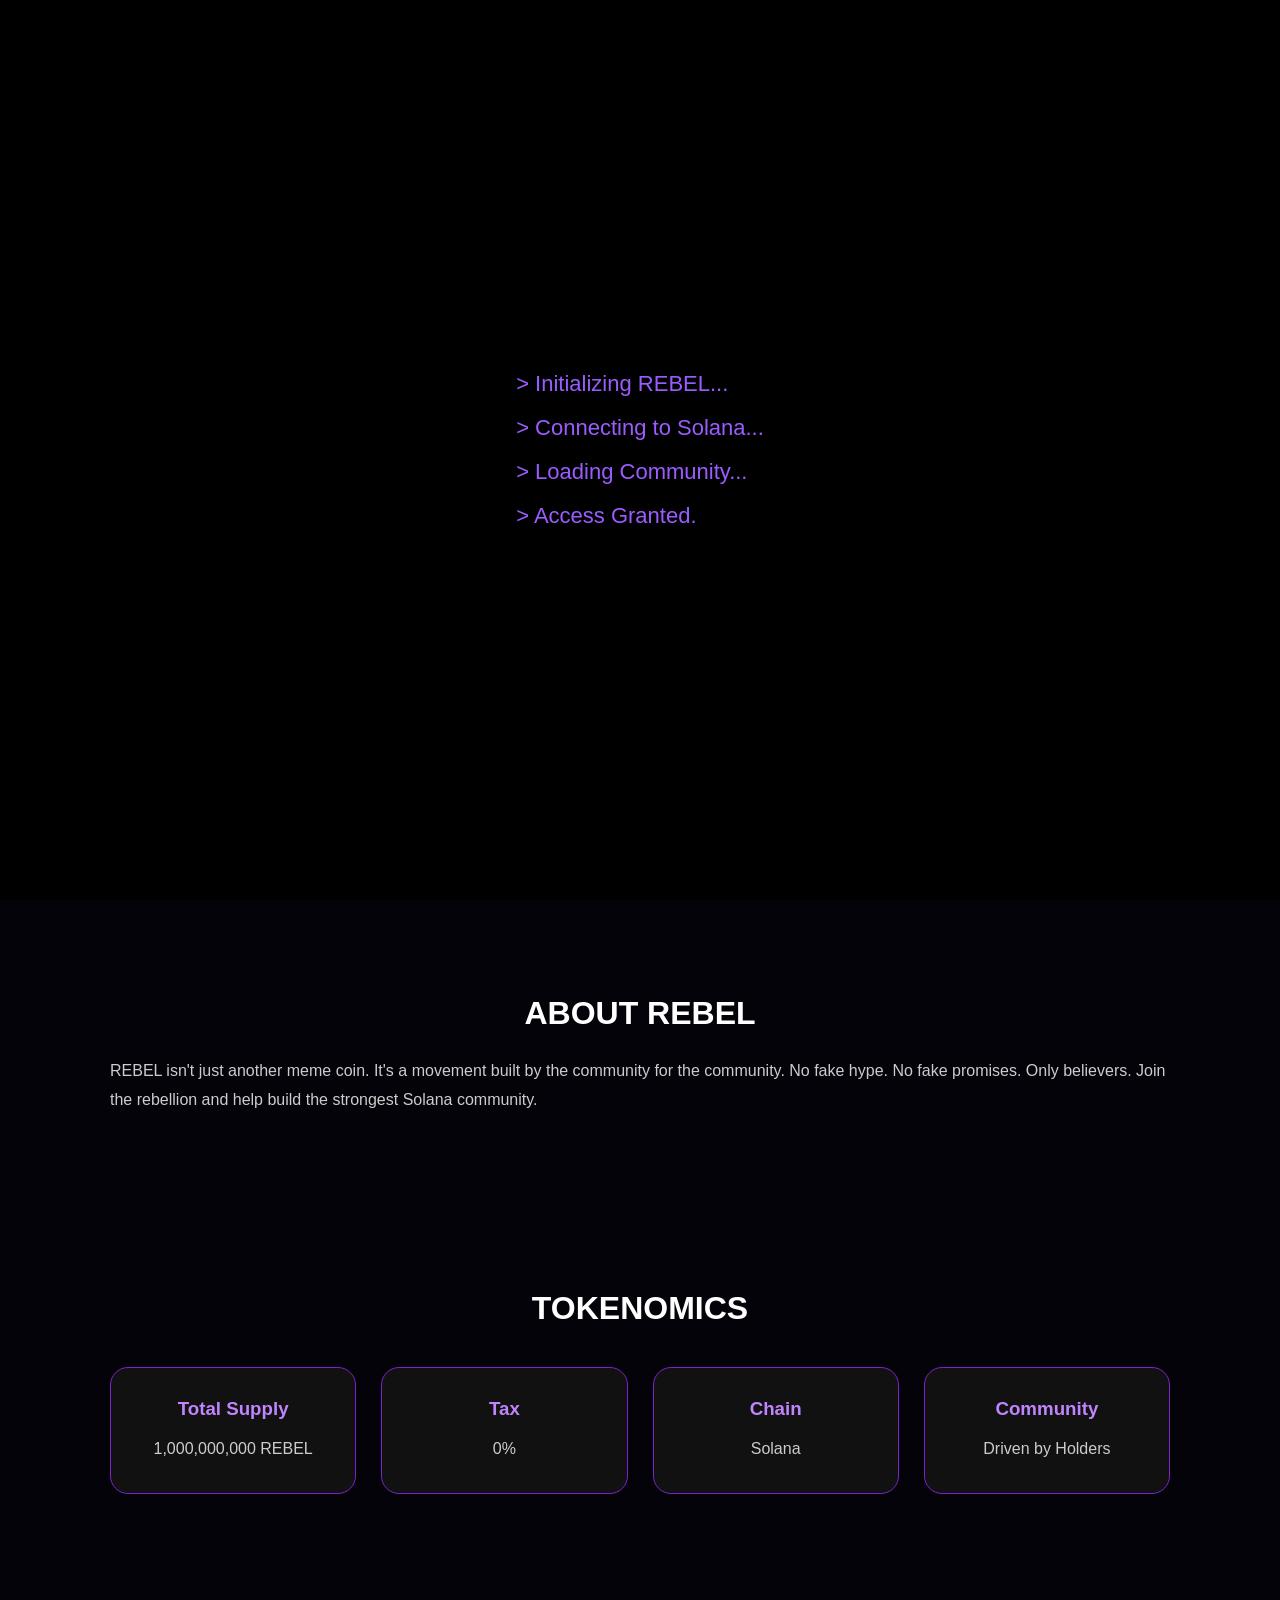
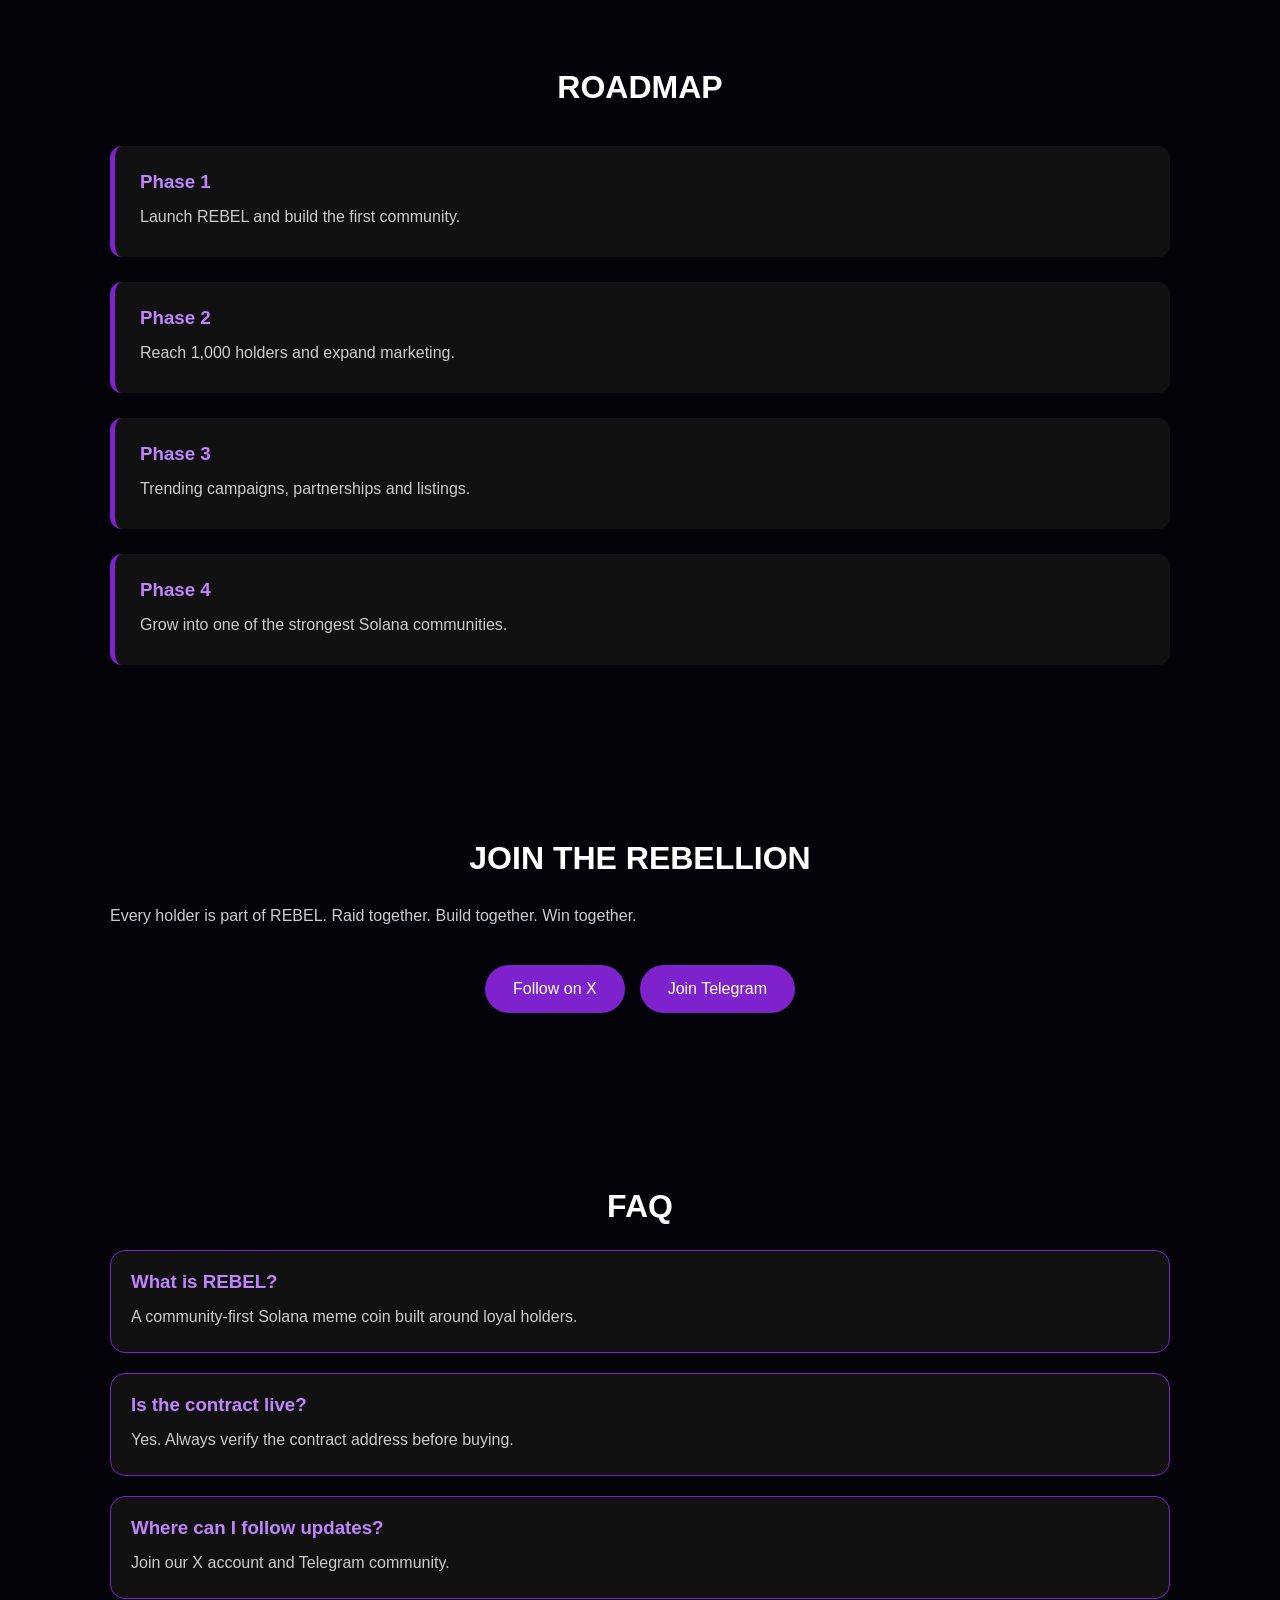
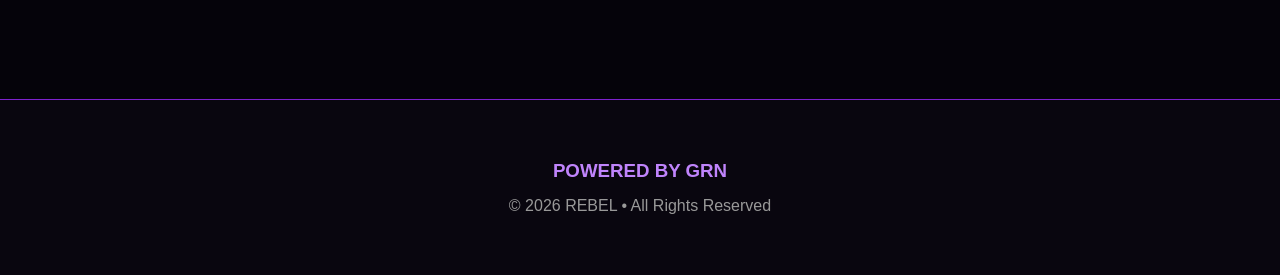
<file: index.html>
<!DOCTYPE html>
<html lang="en">
<head>
<meta charset="UTF-8">
<meta name="viewport" content="width=device-width, initial-scale=1.0">
<title>REBEL</title>

<link rel="stylesheet" href="style.css">

</head>

<body>

<div id="loader">

<div class="terminal">
<p>> Initializing REBEL...</p>
<p>> Connecting to Solana...</p>
<p>> Loading Community...</p>
<p>> Access Granted.</p>
</div>

</div>

<header class="hero">

<img src="logo.jpg" class="logo" alt="REBEL Logo">

<h1>REBEL</h1>

<h2>THEY FOLLOW.<br>WE REBEL.</h2>

<p class="subtitle">
The fearless Solana community taking over the trenches.
</p>

<div class="buttons">

<a href="https://dexscreener.com/solana/4vcrbwkcgtv9vyj3hjg2wu9wgflgl3ucsos9cyb7s492" target="_blank">
Buy REBEL
</a>

<button id="copyBtn">
Copy Contract
</button>

<a href="https://x.com/RebelTrenches" target="_blank">
X
</a>

<a href="https://t.me/rebeltrenches" target="_blank">
Telegram
</a>

</div>

<div class="contract">

<h3>Contract Address</h3>

<p id="contract">
EzNLkZYFLGE2G5v1AWXvcnrb54WxrkD7Syrxxch7pump
</p>

<span id="copiedMessage"></span>

</div>

</header>

<section id="about">

<h2>ABOUT REBEL</h2>

<p>

REBEL isn't just another meme coin.

It's a movement built by the community for the community.

No fake hype.

No fake promises.

Only believers.

Join the rebellion and help build the strongest Solana community.

</p>

</section>

<section id="tokenomics">

<h2>TOKENOMICS</h2>

<div class="cards">

<div class="card">
<h3>Total Supply</h3>
<p>1,000,000,000 REBEL</p>
</div>

<div class="card">
<h3>Tax</h3>
<p>0%</p>
</div>

<div class="card">
<h3>Chain</h3>
<p>Solana</p>
</div>

<div class="card">
<h3>Community</h3>
<p>Driven by Holders</p>
</div>

</div>

</section>

<section id="roadmap">

<h2>ROADMAP</h2>

<div class="timeline">

<div class="step">
<h3>Phase 1</h3>
<p>Launch REBEL and build the first community.</p>
</div>

<div class="step">
<h3>Phase 2</h3>
<p>Reach 1,000 holders and expand marketing.</p>
</div>

<div class="step">
<h3>Phase 3</h3>
<p>Trending campaigns, partnerships and listings.</p>
</div>

<div class="step">
<h3>Phase 4</h3>
<p>Grow into one of the strongest Solana communities.</p>
</div>

</div>

</section>

<section id="community">

<h2>JOIN THE REBELLION</h2>

<p>

Every holder is part of REBEL.

Raid together.

Build together.

Win together.

</p>

<div class="buttons">

<a href="https://x.com/RebelTrenches" target="_blank">
Follow on X
</a>

<a href="https://t.me/rebeltrenches" target="_blank">
Join Telegram
</a>

</div>

</section>

<section id="faq">

<h2>FAQ</h2>

<div class="faq-item">
<h3>What is REBEL?</h3>
<p>A community-first Solana meme coin built around loyal holders.</p>
</div>

<div class="faq-item">
<h3>Is the contract live?</h3>
<p>Yes. Always verify the contract address before buying.</p>
</div>

<div class="faq-item">
<h3>Where can I follow updates?</h3>
<p>Join our X account and Telegram community.</p>
</div>

</section>

<footer>

<h3>POWERED BY GRN</h3>

<p>© 2026 REBEL • All Rights Reserved</p>

</footer>

<script src="script.js"></script>

</body>
</html>
</file>
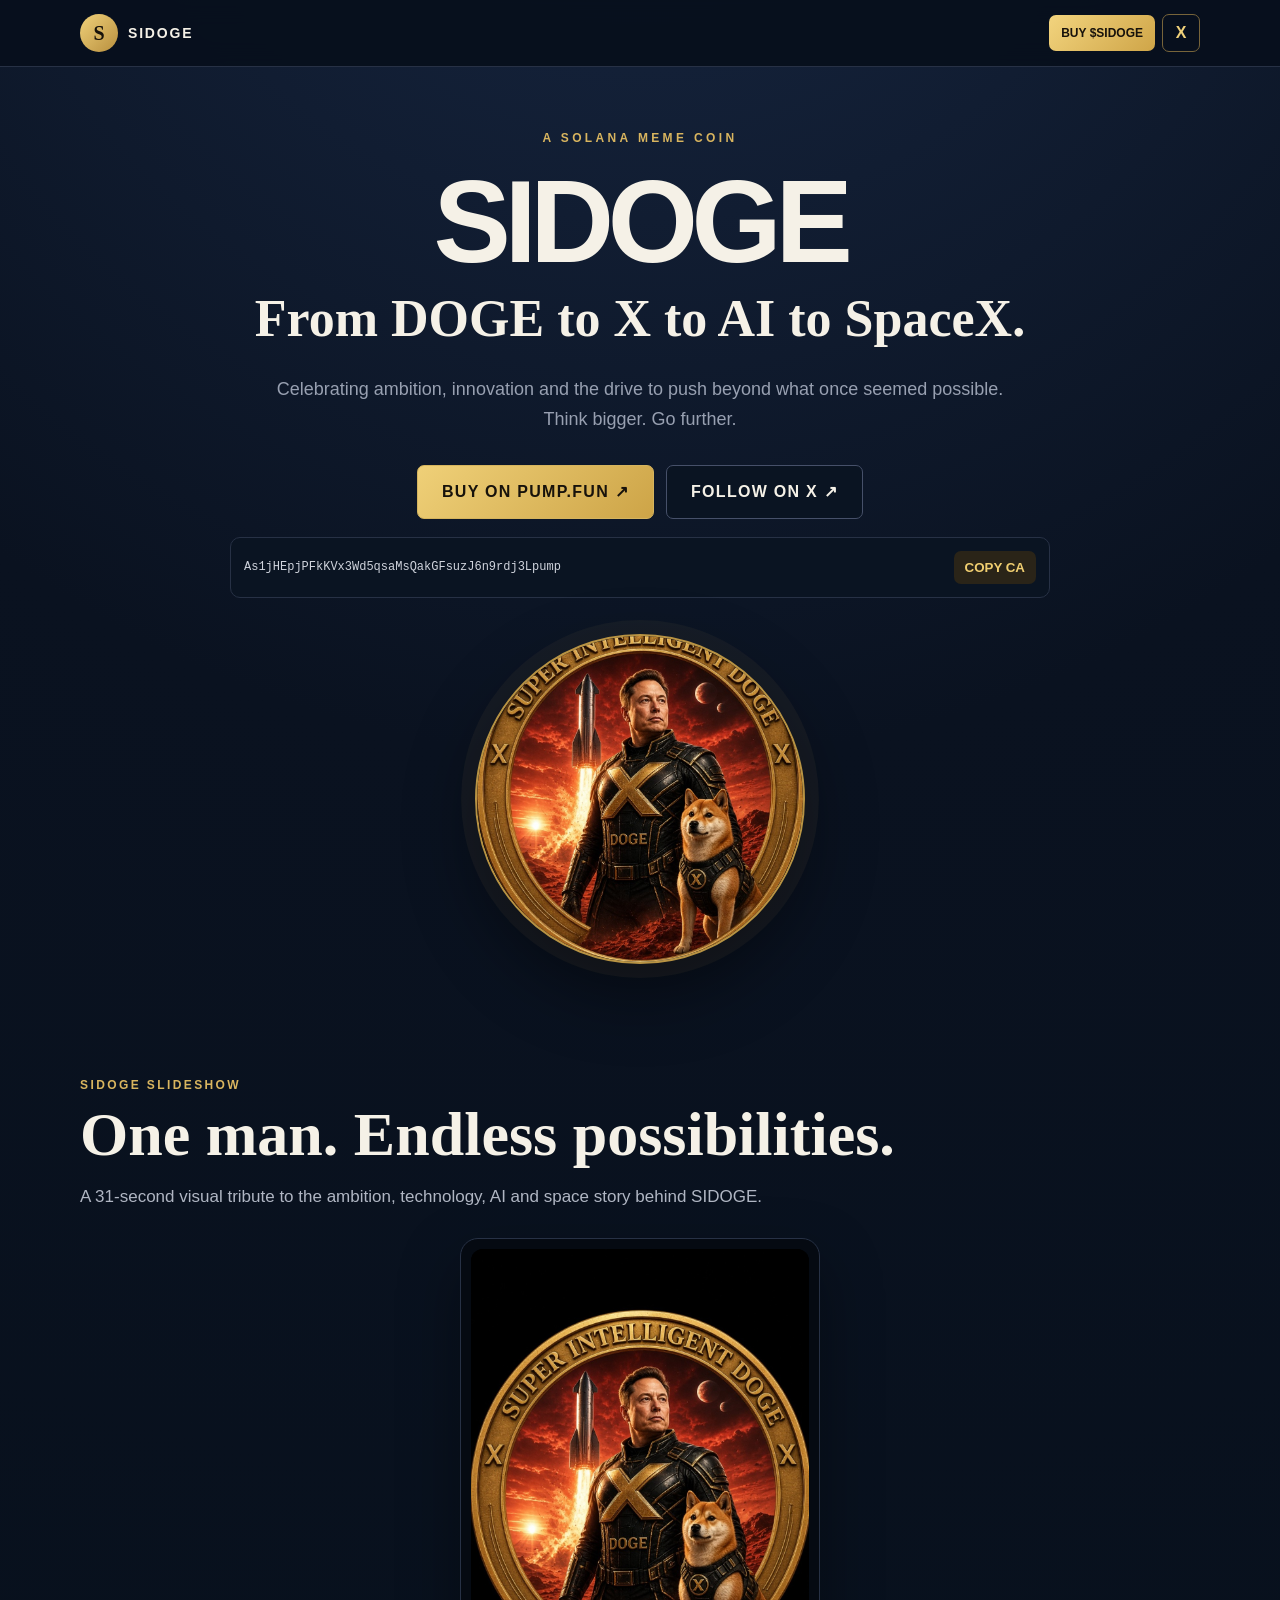
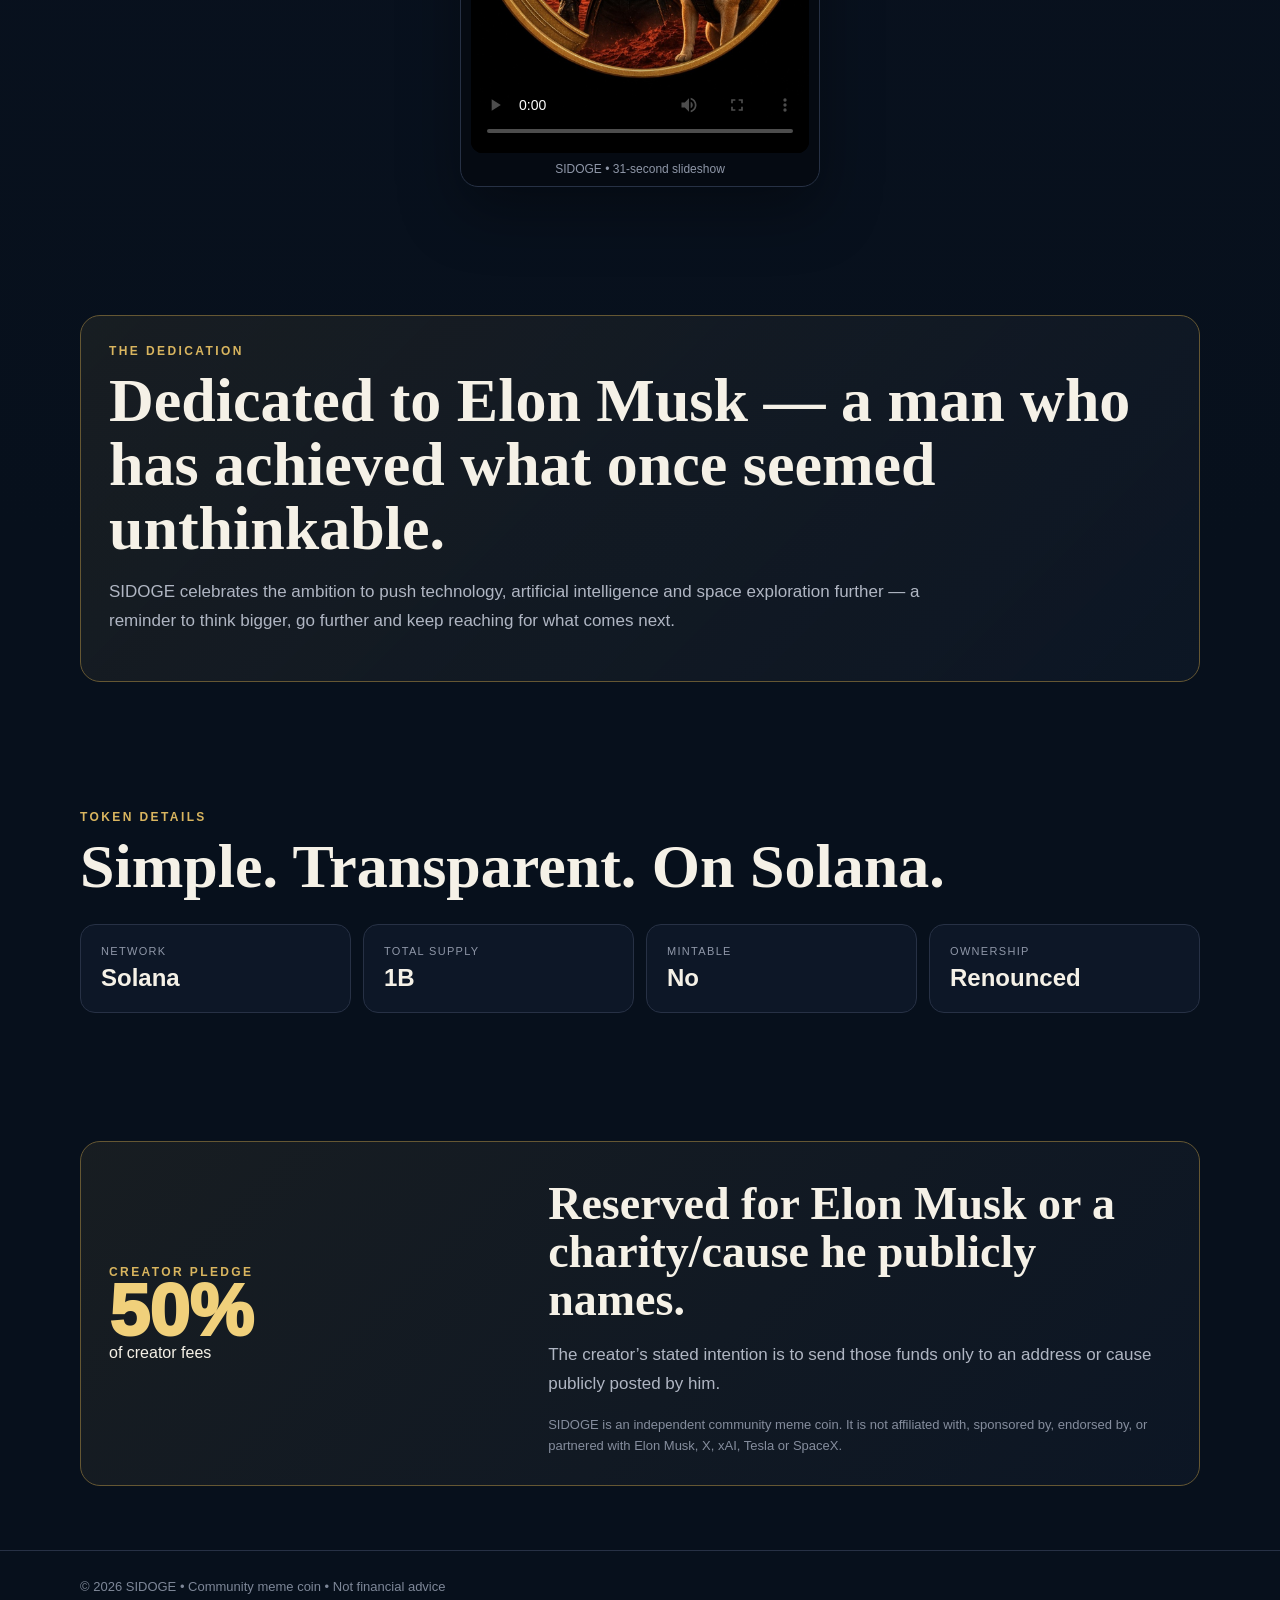
<file: sidoge/index.html>
<!doctype html>
<html lang="en">
<head>
<meta charset="utf-8">
<meta name="viewport" content="width=device-width,initial-scale=1,viewport-fit=cover">
<meta name="theme-color" content="#08101d">
<title>SIDOGE — Super Intelligent Doge</title>
<meta name="description" content="SIDOGE — From DOGE to X to AI to SpaceX. A Solana community meme coin.">
<style>
:root{--bg:#08101d;--panel:#0d1727;--gold:#d9b55f;--gold2:#f0d07b;--text:#f5f1e7;--muted:#98a0b1;--line:#273145}
*{box-sizing:border-box}html,body{margin:0;max-width:100%;overflow-x:hidden}body{background:radial-gradient(circle at 50% -10%,#182844 0,#0a1220 30%,#07101c 70%);color:var(--text);font-family:Arial,Helvetica,sans-serif}
a{text-decoration:none;color:inherit}.wrap{width:min(1120px,calc(100% - 28px));margin:auto}
header{position:sticky;top:0;z-index:999;background:rgba(8,16,29,.97);border-bottom:1px solid var(--line);backdrop-filter:blur(12px)}
.head{height:66px;display:flex;align-items:center;justify-content:space-between;gap:10px}.brand{display:flex;align-items:center;gap:10px;min-width:0}.mark{width:38px;height:38px;border-radius:50%;display:grid;place-items:center;background:linear-gradient(135deg,#f0d17a,#b88f3e);color:#17120b;font:700 20px Georgia,serif;flex:0 0 38px}.name{font-weight:900;letter-spacing:.13em;font-size:14px;white-space:nowrap}.headBtns{display:flex;gap:7px;align-items:center;flex-shrink:0}.buyTop{background:linear-gradient(135deg,#f2d47e,#cfa548);color:#17120b;font-weight:900;padding:11px 12px;border-radius:7px;font-size:12px;white-space:nowrap}.xTop{width:38px;height:38px;border:1px solid #77643a;border-radius:7px;display:grid;place-items:center;color:#f0d17a;font-weight:900}
.hero{text-align:center;padding:64px 0 50px}.eyebrow{color:var(--gold);font-size:12px;letter-spacing:.28em;text-transform:uppercase;font-weight:900}.title{font-size:clamp(62px,16vw,116px);line-height:.88;margin:26px 0 18px;letter-spacing:-.055em}.tag{font:700 clamp(30px,6vw,52px)/1.08 Georgia,serif;max-width:900px;margin:auto}.lead{max-width:760px;margin:28px auto 0;color:var(--muted);font-size:18px;line-height:1.65}.actions{margin-top:30px;display:flex;justify-content:center;gap:12px;flex-wrap:wrap}.btn{min-height:54px;padding:0 24px;border:1px solid #465069;border-radius:7px;display:inline-flex;align-items:center;justify-content:center;font-weight:900;letter-spacing:.08em;text-transform:uppercase}.gold{background:linear-gradient(135deg,#efd078,#cda447);color:#17120b;border-color:#d5b45e}.dark{background:#0a1422}
.ca{max-width:820px;margin:18px auto 0;border:1px solid var(--line);background:#0a1422;border-radius:10px;padding:13px;display:flex;align-items:center;gap:10px;text-align:left}.ca code{min-width:0;overflow:hidden;text-overflow:ellipsis;white-space:nowrap;flex:1;color:#cfd3dc;font-size:12px}.ca button{border:0;border-radius:7px;padding:9px 11px;background:#2a2418;color:#f0ce70;font-weight:900}
.coin-img{display:block;width:min(330px,76vw);aspect-ratio:1;margin:36px auto 0;border-radius:50%;object-fit:cover;border:2px solid #b89343;box-shadow:0 0 0 14px rgba(217,181,95,.05),0 28px 70px rgba(0,0,0,.45)}.video-card{max-width:360px;margin:26px auto 0;padding:10px;border:1px solid var(--line);border-radius:18px;background:#050a12;box-shadow:0 24px 60px rgba(0,0,0,.35)}.video-card video{display:block;width:100%;height:auto;border-radius:12px;background:#000}.video-note{text-align:center;color:#8f97a8;font-size:12px;margin-top:9px}
section{padding:64px 0}.kicker{color:var(--gold);font-size:12px;letter-spacing:.2em;text-transform:uppercase;font-weight:900}.sectionTitle{font:700 clamp(36px,7vw,62px)/1.04 Georgia,serif;margin:10px 0 16px}.copy{color:#b0b6c3;font-size:17px;line-height:1.7;max-width:820px}.box{border:1px solid #655733;background:linear-gradient(135deg,rgba(217,181,95,.08),rgba(20,31,49,.4));border-radius:20px;padding:28px}.facts{display:grid;grid-template-columns:repeat(4,1fr);gap:12px;margin-top:26px}.fact{border:1px solid var(--line);background:var(--panel);border-radius:15px;padding:20px}.fact span{display:block;color:#8f97a8;font-size:11px;letter-spacing:.12em;text-transform:uppercase}.fact b{display:block;margin-top:7px;font-size:24px}.pledge{display:grid;grid-template-columns:.8fr 1.2fr;gap:24px;align-items:center}.big{font-size:72px;font-weight:950;color:var(--gold2);line-height:.9}.note{color:#858d9d;font-size:13px;line-height:1.6;margin-top:14px}footer{border-top:1px solid var(--line);padding:28px 0 45px;color:#7e8798;font-size:13px}
@media(max-width:760px){.wrap{width:calc(100% - 24px)}.head{height:62px}.name{font-size:12px;letter-spacing:.09em}.mark{width:34px;height:34px;flex-basis:34px;font-size:17px}.buyTop{font-size:11px;padding:10px 9px}.xTop{width:34px;height:34px}.hero{padding:46px 0 36px}.lead{font-size:16px}.actions{display:grid;grid-template-columns:1fr}.btn{width:100%}.ca{display:grid;grid-template-columns:1fr}.ca code{white-space:normal;overflow-wrap:anywhere}.ca button{width:100%}.facts{grid-template-columns:1fr 1fr}.pledge{grid-template-columns:1fr}.box{padding:21px}}
</style>
</head>
<body>
<header><div class="wrap head"><a class="brand" href="#top"><span class="mark">S</span><span class="name">SIDOGE</span></a><div class="headBtns"><a class="buyTop" href="https://pump.fun/coin/As1jHEpjPFkKVx3Wd5qsaMsQakGFsuzJ6n9rdj3Lpump" target="_blank" rel="noopener">BUY $SIDOGE</a><a class="xTop" href="https://x.com/SIDOGEcoin" target="_blank" rel="noopener" aria-label="SIDOGE on X">X</a></div></div></header>
<main id="top">
<div class="wrap hero"><div class="eyebrow">A Solana Meme Coin</div><h1 class="title">SIDOGE</h1><div class="tag">From DOGE to X to AI to SpaceX.</div><p class="lead">Celebrating ambition, innovation and the drive to push beyond what once seemed possible. Think bigger. Go further.</p><div class="actions"><a class="btn gold" href="https://pump.fun/coin/As1jHEpjPFkKVx3Wd5qsaMsQakGFsuzJ6n9rdj3Lpump" target="_blank" rel="noopener">Buy on Pump.fun ↗</a><a class="btn dark" href="https://x.com/SIDOGEcoin" target="_blank" rel="noopener">Follow on X ↗</a></div><div class="ca"><code>As1jHEpjPFkKVx3Wd5qsaMsQakGFsuzJ6n9rdj3Lpump</code><button onclick="copyCA(this)">COPY CA</button></div><img class="coin-img" src="logo.jpg" alt="SIDOGE Super Intelligent Doge coin logo"></div>
<section><div class="wrap"><div class="kicker">SIDOGE slideshow</div><h2 class="sectionTitle">One man. Endless possibilities.</h2><p class="copy">A 31-second visual tribute to the ambition, technology, AI and space story behind SIDOGE.</p><div class="video-card"><video controls playsinline preload="metadata" poster="logo.jpg"><source src="slideshow.mp4" type="video/mp4"></video><div class="video-note">SIDOGE • 31-second slideshow</div></div></div></section>
<section><div class="wrap"><div class="box"><div class="kicker">The dedication</div><h2 class="sectionTitle">Dedicated to Elon Musk — a man who has achieved what once seemed unthinkable.</h2><p class="copy">SIDOGE celebrates the ambition to push technology, artificial intelligence and space exploration further — a reminder to think bigger, go further and keep reaching for what comes next.</p></div></div></section>
<section><div class="wrap"><div class="kicker">Token details</div><h2 class="sectionTitle">Simple. Transparent. On Solana.</h2><div class="facts"><div class="fact"><span>Network</span><b>Solana</b></div><div class="fact"><span>Total Supply</span><b>1B</b></div><div class="fact"><span>Mintable</span><b>No</b></div><div class="fact"><span>Ownership</span><b>Renounced</b></div></div></div></section>
<section><div class="wrap"><div class="box pledge"><div><div class="kicker">Creator pledge</div><div class="big">50%</div><div>of creator fees</div></div><div><h2 class="sectionTitle" style="font-size:clamp(30px,5vw,46px)">Reserved for Elon Musk or a charity/cause he publicly names.</h2><p class="copy">The creator’s stated intention is to send those funds only to an address or cause publicly posted by him.</p><div class="note">SIDOGE is an independent community meme coin. It is not affiliated with, sponsored by, endorsed by, or partnered with Elon Musk, X, xAI, Tesla or SpaceX.</div></div></div></section>
</main>
<footer><div class="wrap">© 2026 SIDOGE • Community meme coin • Not financial advice</div></footer>
<script>function copyCA(b){navigator.clipboard.writeText('As1jHEpjPFkKVx3Wd5qsaMsQakGFsuzJ6n9rdj3Lpump').then(()=>{const x=b.textContent;b.textContent='COPIED ✓';setTimeout(()=>b.textContent=x,1300)})}</script>
</body></html>
</file>
<file: style.css>
*{
    margin:0;
    padding:0;
    box-sizing:border-box;
}

html{
    scroll-behavior:smooth;
}

body{
    background:#05030a;
    color:#ffffff;
    font-family:Arial,Helvetica,sans-serif;
    overflow-x:hidden;
}

#loader{
    position:fixed;
    top:0;
    left:0;
    width:100%;
    height:100%;
    background:#000;
    display:flex;
    justify-content:center;
    align-items:center;
    z-index:9999;
}

.terminal{
    color:#9b5cff;
    font-size:22px;
    line-height:2;
    text-align:left;
}

.hero{
    min-height:100vh;
    display:flex;
    flex-direction:column;
    justify-content:center;
    align-items:center;
    text-align:center;
    padding:40px 20px;
    background:
        radial-gradient(circle at top,#5b21b6 0%,transparent 40%),
        #05030a;
}

.logo{
    width:220px;
    margin-bottom:25px;
    filter:drop-shadow(0 0 20px #8b5cf6);
    animation:float 4s ease-in-out infinite;
}

@keyframes float{
    0%{transform:translateY(0);}
    50%{transform:translateY(-12px);}
    100%{transform:translateY(0);}
}

h1{
    font-size:5rem;
    color:#c084fc;
    text-shadow:0 0 20px #8b5cf6;
}

h2{
    margin-top:15px;
    color:#ffffff;
    font-size:2rem;
}

.subtitle{
    margin-top:20px;
    max-width:700px;
    color:#cccccc;
    line-height:1.8;
}

.buttons{
    display:flex;
    gap:15px;
    flex-wrap:wrap;
    justify-content:center;
    margin-top:35px;
}

.buttons a,
.buttons button{
    background:#7e22ce;
    color:#fff;
    padding:15px 28px;
    border:none;
    border-radius:40px;
    text-decoration:none;
    cursor:pointer;
    transition:.3s;
}

.buttons a:hover,
.buttons button:hover{
    background:#9333ea;
    transform:translateY(-3px);
}

.contract{
    margin-top:40px;
    max-width:900px;
    width:100%;
    background:#111;
    border:1px solid #7e22ce;
    border-radius:18px;
    padding:25px;
}

#contract{
    word-break:break-all;
    color:#d8b4fe;
    margin-top:15px;
}

section{
    padding:80px 20px;
    max-width:1100px;
    margin:auto;
}

section h2{
    text-align:center;
    margin-bottom:25px;
}

section p{
    color:#cccccc;
    line-height:1.8;
}
.cards{
    display:grid;
    grid-template-columns:repeat(auto-fit,minmax(220px,1fr));
    gap:25px;
    margin-top:40px;
}

.card{
    background:#111;
    border:1px solid #7e22ce;
    border-radius:18px;
    padding:30px;
    text-align:center;
    transition:.3s;
}

.card:hover{
    transform:translateY(-8px);
    box-shadow:0 0 30px rgba(126,34,206,.45);
}

.card h3{
    color:#c084fc;
    margin-bottom:15px;
}

.timeline{
    display:flex;
    flex-direction:column;
    gap:25px;
    margin-top:40px;
}

.step{
    background:#111;
    border-left:5px solid #7e22ce;
    padding:25px;
    border-radius:12px;
    transition:.3s;
}

.step:hover{
    transform:translateX(8px);
    box-shadow:0 0 25px rgba(126,34,206,.35);
}

.step h3{
    color:#c084fc;
    margin-bottom:10px;
}

.faq-item{
    background:#111;
    border:1px solid #7e22ce;
    border-radius:15px;
    padding:20px;
    margin-bottom:20px;
}

.faq-item h3{
    color:#c084fc;
    margin-bottom:10px;
}

footer{
    text-align:center;
    padding:60px 20px;
    border-top:1px solid #7e22ce;
    background:#09060f;
}

footer h3{
    color:#c084fc;
    margin-bottom:15px;
}

footer p{
    color:#999;
}

#copiedMessage{
    display:block;
    margin-top:15px;
    color:#6ee7b7;
    font-weight:bold;
}

@media(max-width:768px){

    h1{
        font-size:3rem;
    }

    h2{
        font-size:1.5rem;
    }

    .logo{
        width:160px;
    }

    .buttons{
        flex-direction:column;
        align-items:center;
    }

    .buttons a,
    .buttons button{
        width:100%;
        max-width:320px;
    }

    .contract{
        padding:20px;
    }
}
</file>
